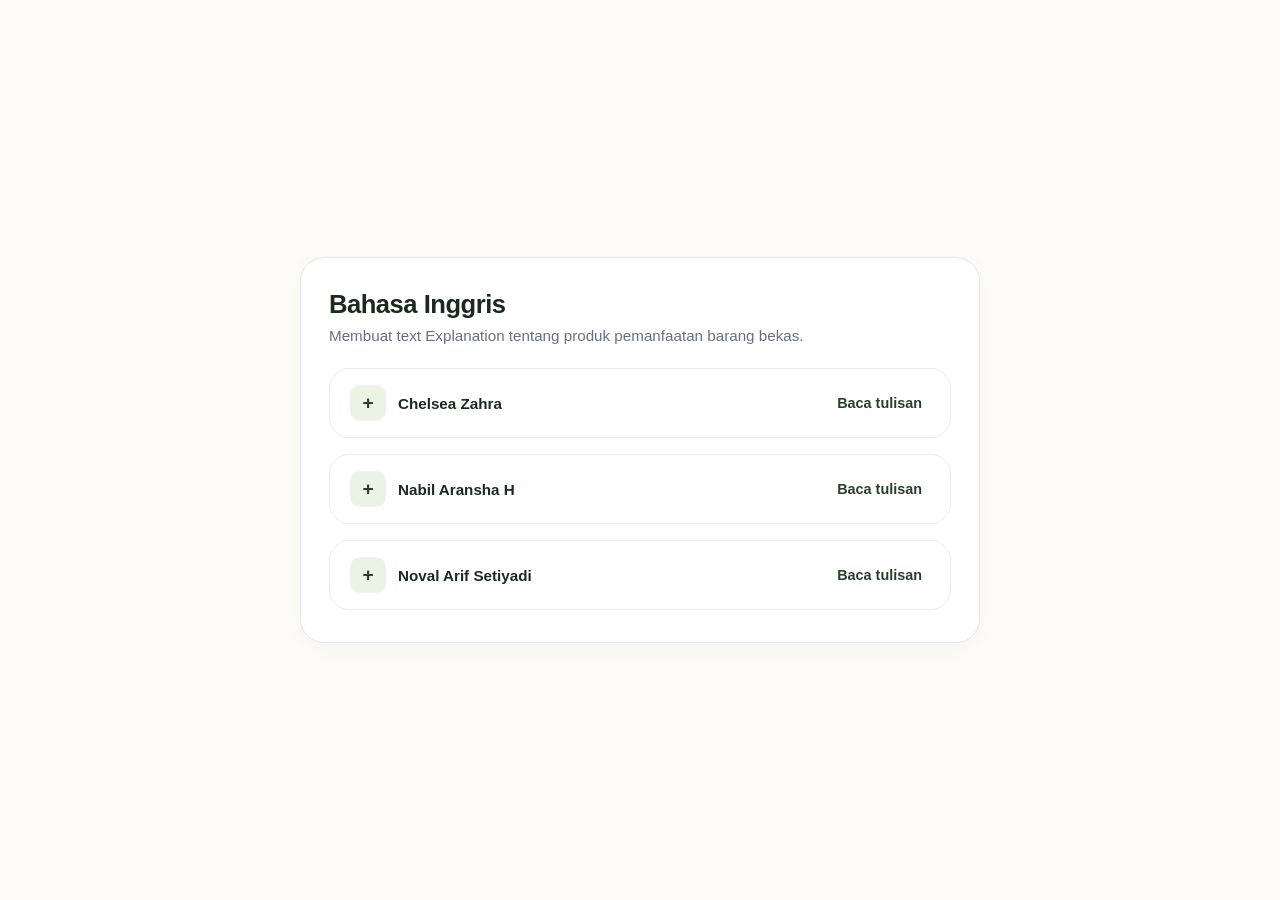
<file: inggris.html>
<!DOCTYPE html>
<html lang="id">
<head>
    <meta charset="UTF-8">
    <meta name="viewport" content="width=device-width, initial-scale=1.0">
    <title>Bahasa Inggris - Isu Lingkungan</title>
    <!-- Menghubungkan ke file CSS eksternal -->
    <link rel="stylesheet" href="inggris.css">
</head>
<body>

  <!DOCTYPE html>
<html lang="id">
<head>
    <meta charset="UTF-8">
    <meta name="viewport" content="width=device-width, initial-scale=1.0">
    <title>Header Navigasi Kanan</title>
    <link rel="stylesheet" href="inggris.css">
</head>
<body>

    <!-- Header dengan Navigasi di Sebelah Kanan -->
   

</body>
</html>


    <div class="card">
        <h1 class="card-title">Bahasa Inggris</h1>
        <p class="card-subtitle">Membuat text Explanation tentang produk pemanfaatan barang  bekas.</p>

        <div class="student-list">
            
            <!-- Siswa 1 -->
            <div class="student-item" id="student-1">
                <div class="student-header">
                    <div class="student-info">
                        <div class="icon-toggle" onclick="toggleText(1)">+</div>
                        <span class="sub-label">Laporan observasi</span>
                        <span class="student-name">Chelsea Zahra</span>
                    </div>
                    <button class="toggle-btn" onclick="toggleText(1)">Baca tulisan</button>
                </div>
                
                <!-- Teks Esai / Report Text -->
                <div class="text-content">

                    <p>Paragraph 1 – General Statement
Waste management is a major challenge in modern spaces, as traditional bins often cause hygiene issues because users must touch the lids directly. To solve this, technology has introduced the smart trash bin, an innovative device equipped with sensors and automated mechanisms designed to make waste disposal more hygienic, efficient, and convenient.

Paragraph 2 – The Automatic Process and Monitoring
The operation begins when a user approaches the bin, where an integrated motion sensor detects movement within a specific range and sends a signal to open the lid automatically without any physical contact. Inside the bin, capacity sensors monitor the waste fill level in real-time, and when it reaches maximum capacity, LED indicators or notifications alert the user while deodorizing systems help neutralize unpleasant odors.

Paragraph 3 – The Result and Its Impact
As a result, the smart trash bin transforms traditional waste disposal into a touchless, highly sanitary experience that prevents overflow and minimizes the spread of germs. By improving daily sanitation and promoting efficient waste handling, this technology provides an effective step toward creating a cleaner and healthier living environment.</p>
                </div>
            </div>

            <!-- Siswa 2 -->
            <div class="student-item" id="student-2">
                <div class="student-header">
                    <div class="student-info">
                        <div class="icon-toggle" onclick="toggleText(2)">+</div>
                        <span class="sub-label">Laporan observasi</span>
                        <span class="student-name">Nabil Aransha  H</span>
                    </div>
                    <button class="toggle-btn" onclick="toggleText(2)">Baca tulisan</button>
                </div>
                
                <!-- Teks Esai / Report Text -->
                <div class="text-content">
                       .card-1 { background-image: url('produk.jpeg'); }
                    <p>Paragraph 1 – General Statement
Modern technology has revolutionized everyday household items, including the traditional garbage can. Traditional bins often accumulate dangerous bacteria and spread unpleasant smells throughout the room when opened manually. To overcome these problems, the smart trash bin was invented as an automated waste management tool that enhances personal hygiene and keeps indoor environments clean.

Paragraph 2 – The Operation and Odor Control Process
The bin operates using an infrared sensor located on the front panel that constantly scans for hands or objects nearby. Once a hand is detected above the lid, the internal circuit triggers a motorized hinge to open the cover instantly without physical touch. Inside the container, an active carbon filter and built-in UV sterilizer work automatically to eliminate airborne bacteria and neutralize foul smells before the lid closes back down after a few seconds.

Paragraph 3 – The Result and Its Impact
In conclusion, the smart trash bin makes disposing of garbage completely hands-free while maintaining a fresh atmosphere. By stopping the cross-contamination of germs and controlling odors automatically, this modern device provides an essential upgrade for maintaining healthier home and office spaces.</p>
                </div>
            </div>

            <!-- Siswa 3 -->
            <div class="student-item" id="student-3">
                <div class="student-header">
                    <div class="student-info">
                        <div class="icon-toggle" onclick="toggleText(3)">+</div>
                        <span class="sub-label">Laporan observasi</span>
                        <span class="student-name">Noval Arif Setiyadi</span>
                    </div>
                    <button class="toggle-btn" onclick="toggleText(3)">Baca tulisan</button>
                </div>
                
                <!-- Teks Esai / Report Text -->
                <div class="text-content">
                    <p>Paragraph 1 – General Statement
Maintaining a clean living area often becomes difficult when trash bins overflow quickly and require frequent manual handling. To address this efficiency issue, smart trash bins have been created with advanced electronic components. These modern devices serve as an intelligent solution designed to optimize waste storage and simplify daily sanitation routines.

Paragraph 2 – The Compacting and Sorting Mechanism
When a person approaches the device, proximity sensors detect the presence and immediately lift the top lid using a small electric motor. Once waste is dropped inside, internal sensors categorize the material and activate an automatic trash compactor mechanism. This internal press compresses the garbage downward, which dramatically increases the overall capacity of the bin before a full-indicator light turns on to notify the user.

Paragraph 3 – The Result and Its Impact
Ultimately, this smart technology transforms standard waste disposal into an automated and space-efficient system. By compacting waste automatically and limiting physical contact, the smart trash bin reduces the frequency of trash bag replacements and supports a more modern, hygienic lifestyle.</p>

        </div>
    </div>

    <!-- Script JavaScript untuk Fitur Buka/Tutup Tulisan -->
    <script>
        function toggleText(id) {
            const item = document.getElementById(`student-${id}`);
            const btn = item.querySelector('.toggle-btn');
            const icon = item.querySelector('.icon-toggle');

            // Cek apakah item sedang terbuka
            if (item.classList.contains('active')) {
                item.classList.remove('active');
                btn.textContent = 'Baca tulisan';
                icon.textContent = '+';
            } else {
                item.classList.add('active');
                btn.textContent = 'Tutup tulisan';
                icon.textContent = '−';
            }
        }
    </script>
</body>
</html>
</file>
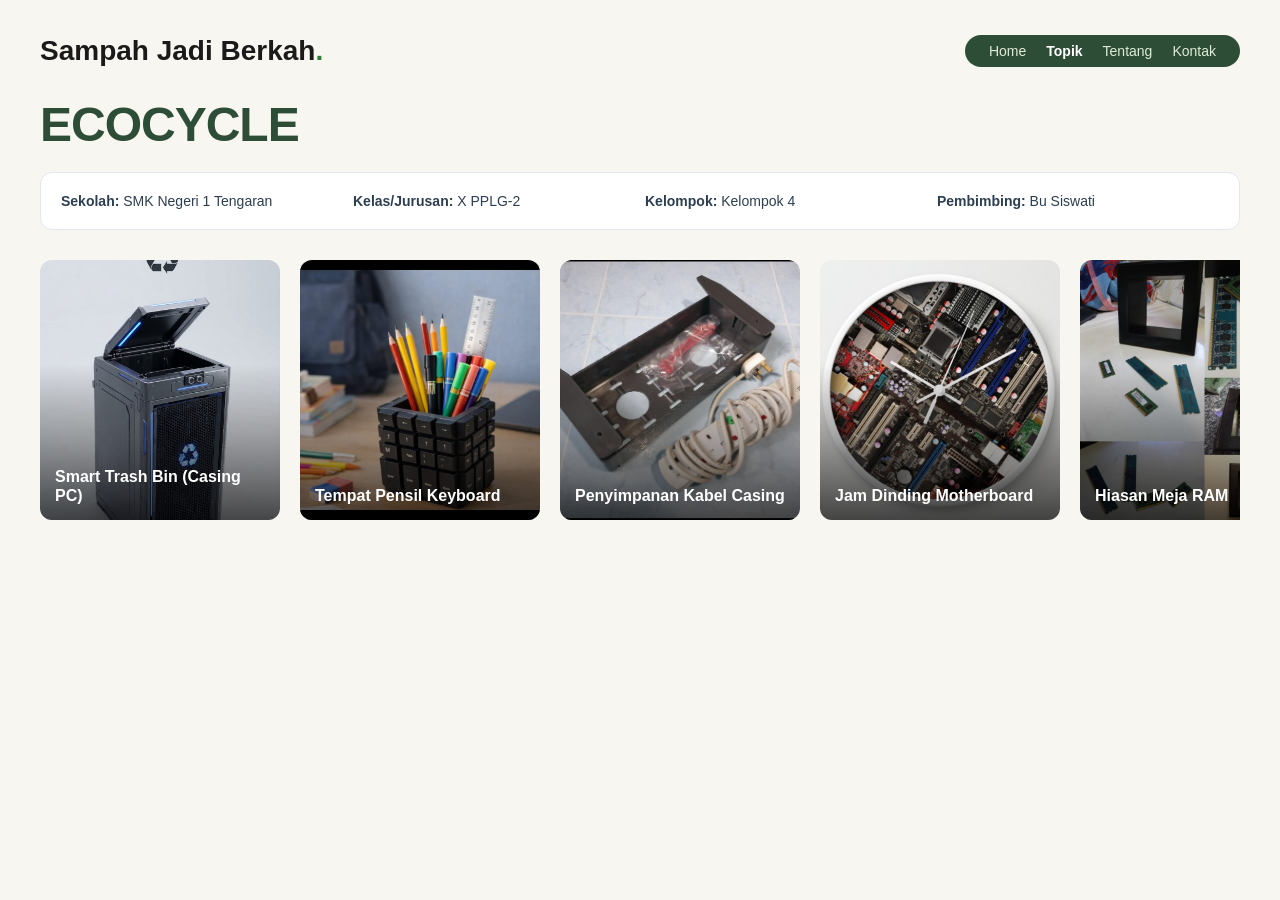
<file: ipas.html>
<!DOCTYPE html>
<html lang="id">
<head>
    <meta charset="UTF-8">
    <meta name="viewport" content="width=device-width, initial-scale=1.0">
    <title>ECOCYCLE - Sampah Jadi Berkah</title>
</head>
<body>

    <!-- Header / Navigasi -->
    <header>
        <div class="logo">Sampah Jadi Berkah<span>.</span></div>
        <div class="nav-pill">
            <a href="index.html">Home</a>
            <a href="ipas.html" class="active">Topik</a>
            <a href="index.html">Tentang</a>
            <a href="index.html">Kontak</a>
        </div>
    </header>

    <!-- Judul Header Topik -->
    <h1 class="hero-title">ECOCYCLE</h1>

    <!-- Informasi Identitas Sekolah & Proyek -->
    <div class="meta-box">
        <div><strong>Sekolah:</strong> SMK Negeri 1 Tengaran</div>
        <div><strong>Kelas/Jurusan:</strong> X PPLG-2</div>
        <div><strong>Kelompok:</strong> Kelompok 4</div>
        <div><strong>Pembimbing:</strong> Bu Siswati</div>
    </div>

    <!-- Galeri Kartu Produk Satu Baris (Horizontal) -->
    <div class="gallery-container">
        
        <!-- Card 1 -->
        <div class="card-wrapper">
            <div class="gallery-card card-1" onclick="showDetails(0, this)">
                <div class="card-bg-overlay"></div>
                <div class="card-title">Smart Trash Bin (Casing PC)</div>
                <link rel="stylesheet" href="ipas.css" />
            </div>
        </div>

        <!-- Card 2 -->
        <div class="card-wrapper">
            <div class="gallery-card card-2" onclick="showDetails(1, this)">
                <div class="card-bg-overlay"></div>
                <div class="card-title">Tempat Pensil Keyboard</div>
            </div>
        </div>

        <!-- Card 3 -->
        <div class="card-wrapper">
            <div class="gallery-card card-3" onclick="showDetails(2, this)">
                <div class="card-bg-overlay"></div>
                <div class="card-title">Penyimpanan Kabel Casing</div>
            </div>
        </div>

        <!-- Card 4 -->
        <div class="card-wrapper">
            <div class="gallery-card card-4" onclick="showDetails(3, this)">
                <div class="card-bg-overlay"></div>
                <div class="card-title">Jam Dinding Motherboard</div>
            </div>
        </div>

        <!-- Card 5 -->
        <div class="card-wrapper">
            <div class="gallery-card card-5" onclick="showDetails(4, this)">
                <div class="card-bg-overlay"></div>
                <div class="card-title">Hiasan Meja RAM</div>
            </div>
        </div>

    </div>

    <!-- Panel Penjelasan Otomatis di Bawah Barisan Foto -->
    <div class="description-panel" id="descPanel">
        <h3 id="productTitle">Pilih salah satu produk di atas</h3>
        <p id="productDesc">Klik pada salah satu foto di barisan atas untuk melihat ulasan lengkap, alat, bahan, langkah pembuatan, dan estimasi biayanya.</p>
        
        <div class="detail-grid" id="detailGrid" style="display: none;">
            <div>
                <h4>Alat & Bahan</h4>
                <p><strong>Alat:</strong> <span id="productTools">-</span></p>
                <p><strong>Bahan:</strong> <span id="productMaterials">-</span></p>
                <div class="price-badge" id="productPrice">Biaya: - | Harga Jual: -</div>
            </div>
            <div>
                <h4>Langkah-Langkah Pembuatan</h4>
                <ol id="productSteps"></ol>
            </div>
        </div>
    </div>

    <script>
        const productsData = [
            {
                title: "Smart Trash Bin dari Casing PC Bekas",
                desc: "Smart Trash Bin dari casing PC bekas merupakan produk kreatif yang memanfaatkan limbah elektronik menjadi tempat sampah otomatis menggunakan sensor ultrasonik HC-SR04 dan servo motor berbasis Arduino[cite: 1].",
                tools: "Obeng, Tang, Bor, Gerinda",
                materials: "Casing PC bekas, Sensor ultrasonik HC-SR04, Arduino Uno, Servo motor, Kabel jumper, Adaptor, Engsel & baut, Kantong sampah[cite: 1]",
                cost: "Rp200.000",
                price: "Rp250.000",
                steps: [
                    "Menyiapkan alat dan bahan.",
                    "Membersihkan casing PC bekas dari debu dan kotoran.",
                    "Melepas komponen komputer yang tidak diperlukan.",
                    "Memodifikasi casing agar dapat digunakan sebagai tempat sampah.",
                    "Memasang engsel pada bagian tutup casing.",
                    "Memasang sensor ultrasonik pada bagian depan casing.",
                    "Memasang servo motor untuk menggerakkan tutup tempat sampah.",
                    "Menghubungkan sensor dan servo motor ke Arduino.",
                    "Memasukkan program sederhana ke Arduino agar tutup terbuka/tertutup otomati.",
                    "Melakukan pengujian sensor dan tutup tempat sampah."
               
                ]
            },
            {
                title: "Tempat Pensil dari Keyboard Bekas",
                desc: "Tempat pensil dari keyboard bekas memanfaatkan limbah tombol keyboard yang ditempelkan pada kaleng bekas untuk wadah alat tulis yang unik dan bernilai jual.",
                tools: "Obeng kecil, Tang, Gunting, Lem tembak",
                materials: "Keyboard bekas, Kaleng bekas, Lem stik, Kardus bekas, Cat warna",
                cost: "Rp25.000",
                price: "Rp40.000.",
                steps: [
                    "Menyiapkan alat dan bahan.",
                    "Membersihkan kaleng bekas yang akan digunakan.",
                    "Melepas tombol-tombol keyboard bekas menggunakan obeng kecil.",
                    "Merapikan dan menghaluskan bagian kaleng yang tajam.",
                    "Menempelkan tombol keyboard pada bagian luar kaleng menggunakan lem.",
                    "Membuat alas dari kardus bekas agar tempat pensil lebih stabil.",
                    "Mengecat dan menghias produk sesuai kreativitas.",
                    "Memeriksa kekuatan lem dan kerapian hasil akhirg."
                ]
            },
            {
                title: "Tempat Penyimpanan Kabel dari Casing Komputer",
                desc: "Memanfaatkan casing komputer bekas untuk merapikan kabel USB, charger, dan kabel LAN agar tersusun rapi berdasarkan jenisnya.",
                tools: "Obeng, Tang, Gunting, Penggaris",
                materials: "Casing komputer bekas, Sekat kardus bekas, Cat semprot, Karet pengikat kabel, Pelapis bagian tepi",
                cost: "Rp45.000",
                price: "Rp65.000",
                steps: [
                    "Menyiapkan alat dan bahan.",
                    "Membersihkan casing komputer bekas dari debu.",
                    "Memastikan casing tidak memiliki bagian tajam atau berbahaya.",
                    "Menentukan bagian casing yang digunakan sebagai tempat penyimpanan.",
                    "Membuat sekat menggunakan kardus bekas.",
                    "Memasang sekat agar kabel dapat dikelompokkan berdasarkan jenisnya.",
                    "Mengecat casing agar terlihat lebih menarik.",
                    "Menambahkan karet pengikat kabel dan memeriksa kerapian."
                ]
            },
            {
                title: "Jam Dinding dari Limbah Motherboard",
                desc: "Produk hiasan dinding fungsional yang memanfaatkan motherboard bekas sebagai papan jam bernuansa seni teknologi.",
                tools: "Obeng, Tang, Gunting, Lem tembak",
                materials: "Motherboard bekas, Mesin jam dinding, Jarum jam, Baterai AA, Pengait gantung",
                cost: "Rp40.000 ",
                price: "Rp75.000",
                steps: [
                    "Menyiapkan alat dan bahan.",
                    "Membersihkan motherboard bekas dari debu.",
                    "Memastikan motherboard aman dari bagian tajam.",
                    "Menentukan titik tengah motherboard untuk lubang mesin jam.",
                    "Melubangi bagian tengah motherboard.",
                    "Memasang mesin jam di bagian belakang dan jarum jam di depan.",
                    "Memasang baterai, mengatur waktu, dan memasang pengait gantungan."
                ]
            },
            {
                title: "Hiasan Meja dari RAM Komputer Bekas",
                desc: "Memanfaatkan komponen RAM komputer bekas yang dirangkai dan ditempel pada alas kayu menjadi dekorasi meja bertema teknologi.",
                tools: "Tang, Penggaris, Lem tembak",
                materials: "RAM komputer bekas, Alas kayu bekas, Lem stik, Cat dekorasi",
                cost: "Rp20.000",
                price: "Rp35.000",
                steps: [
                    "Menyiapkan alat dan bahan.",
                    "Membersihkan RAM komputer bekas dari debu.",
                    "Menyiapkan alas kayu sebagai dudukan.",
                    "Menata RAM sesuai bentuk desain yang diinginkan.",
                    "Merekatkan RAM serta alas kayu menggunakan lem tembak.",
                    "Memeriksa kerapian dan kestabilan hiasan meja"
                ]
            }
        ];

        function showDetails(index, cardElement) {
            const cards = document.querySelectorAll('.gallery-card');
            cards.forEach(c => c.classList.remove('active'));

            cardElement.classList.add('active');

            const data = productsData[index];

            document.getElementById('productTitle').innerText = data.title;
            document.getElementById('productDesc').innerText = data.desc;
            document.getElementById('productTools').innerText = data.tools;
            document.getElementById('productMaterials').innerText = data.materials;
            document.getElementById('productPrice').innerText = `Total Biaya Bahan: ${data.cost} | Estimasi Harga Jual: ${data.price}`;

            const stepsContainer = document.getElementById('productSteps');
            stepsContainer.innerHTML = '';
            data.steps.forEach(step => {
                const li = document.createElement('li');
                li.innerText = step;
                stepsContainer.appendChild(li);
            });

            const panel = document.getElementById('descPanel');
            document.getElementById('detailGrid').style.display = 'grid';
            panel.classList.add('active');
            panel.scrollIntoView({ behavior: 'smooth' });
        }
    </script>

</body>
</html>
</file>
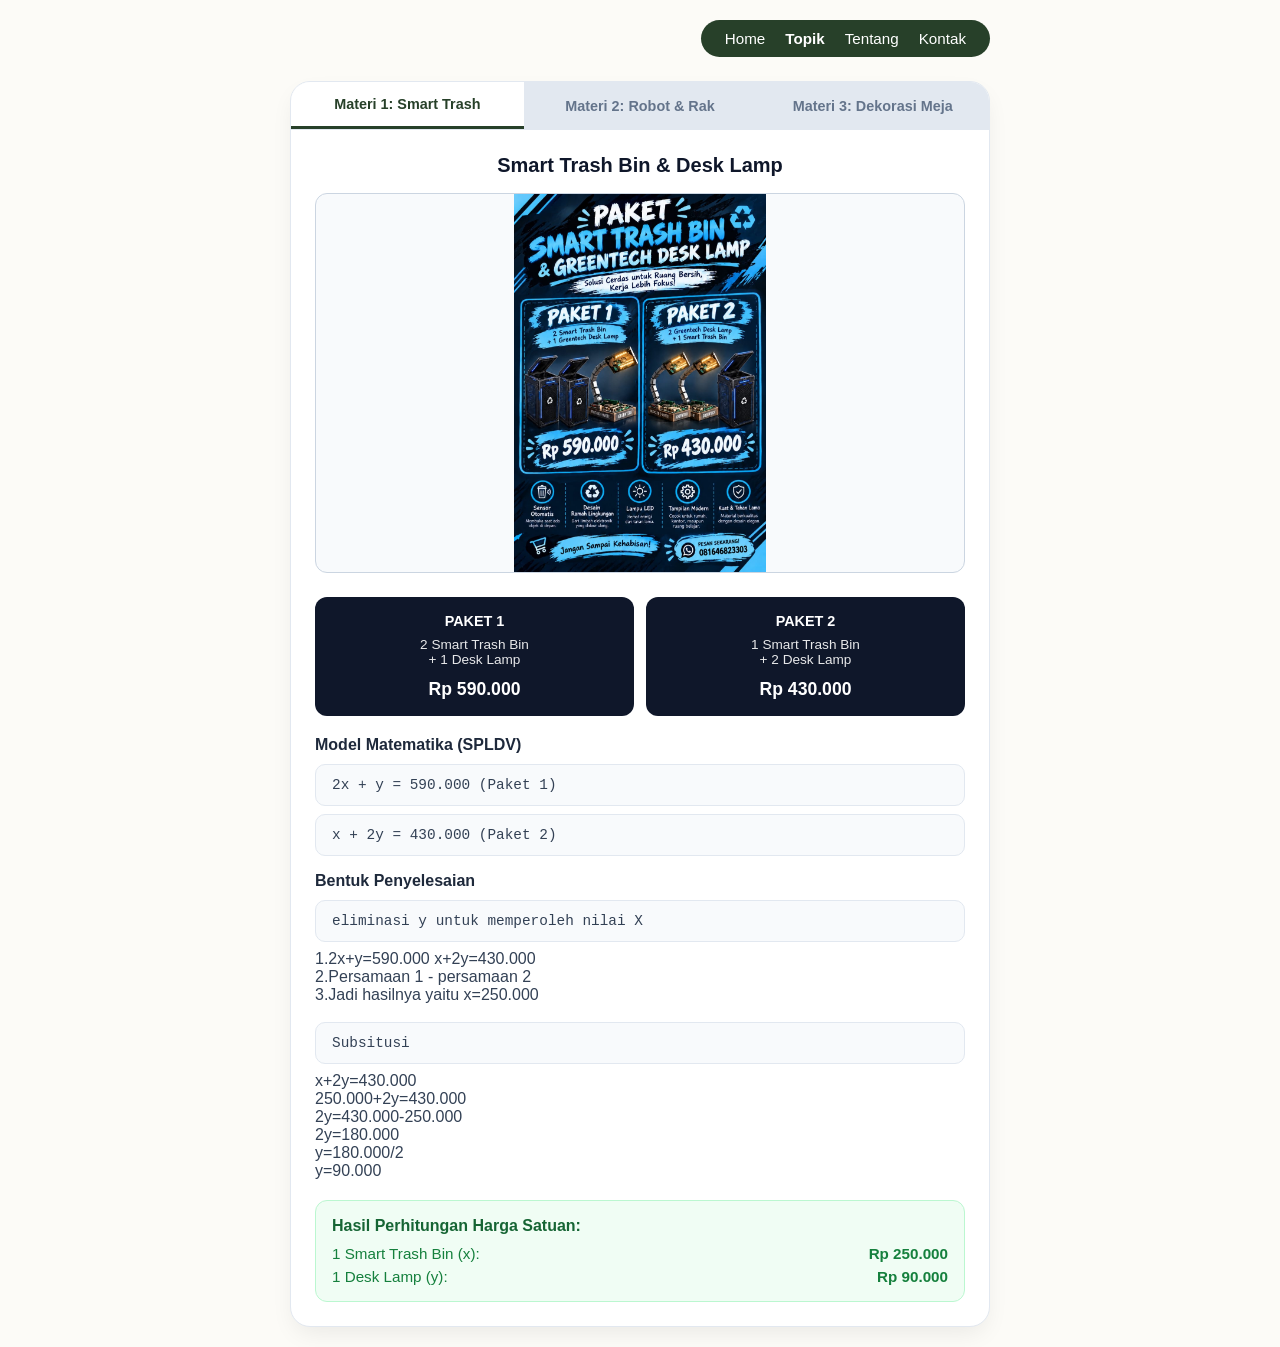
<file: matematika.html>
<!DOCTYPE html>
<html lang="id">
<head>
    <meta charset="UTF-8">
    <meta name="viewport" content="width=device-width, initial-scale=1.0">
    <title>Platform Pembelajaran & Tugas</title>
    <!-- Menghubungkan ke file matematika.css -->
    <link rel="stylesheet" href="matematika.css">
</head>
<body>

    <!-- Navigasi Header Kanan -->
    <div class="header-wrapper">
        <nav class="nav-container">
            <a href="#">Home</a>
            <a href="#" class="active">Topik</a>
            <a href="#">Tentang</a>
            <a href="#">Kontak</a>
        </nav>
    </div>

    <!-- Kontainer Utama Halaman -->
    <div class="main-wrapper">

        <!-- KARTU 1: Analisis 3 Materi Matematika (SPLDV) -->
        <div class="main-card">
            <!-- Tombol Tab 3 Materi -->
            <div class="tabs">
                <button class="tab-btn active" onclick="switchTab(0)">Materi 1: Smart Trash</button>
                <button class="tab-btn" onclick="switchTab(1)">Materi 2: Robot & Rak</button>
                <button class="tab-btn" onclick="switchTab(2)">Materi 3: Dekorasi Meja</button>
            </div>

            <!-- Content Materi 1 -->
            <div class="content materi1 active">
                <h2>Smart Trash Bin & Desk Lamp</h2>
                <div class="image-container">
                    <img class="poster-img" src="matematika alita.jpeg" alt="Poster 1">
                </div>
                
                <div class="package-grid">
                    <div class="package-card">
                        <div class="package-title">Paket 1</div>
                        <div class="package-detail">2 Smart Trash Bin<br>+ 1 Desk Lamp</div>
                        <div class="package-price">Rp 590.000</div>
                    </div>
                    <div class="package-card">
                        <div class="package-title">Paket 2</div>
                        <div class="package-detail">1 Smart Trash Bin<br>+ 2 Desk Lamp</div>
                        <div class="package-price">Rp 430.000</div>
                    </div>
                </div>
                  


                <div class="section-title">Model Matematika (SPLDV)</div>
                <div class="math-box">2x + y = 590.000 (Paket 1)</div>
                <div class="math-box">x + 2y = 430.000 (Paket 2)</div>
                <div class="section-title">Bentuk Penyelesaian</div>
                <div class="math-box">eliminasi y untuk  memperoleh nilai X </div>
                <p> 1.2x+y=590.000
                      x+2y=430.000
                <br>2.Persamaan 1 - persamaan 2
                <br>3.Jadi hasilnya yaitu x=250.000
                </p>

                <br>

                <div class="math-box">Subsitusi</div>
                <p>
                    x+2y=430.000
                 <br> 250.000+2y=430.000
                <br>2y=430.000-250.000
                 <br>2y=180.000
                 <br> y=180.000/2
                 <br>  y=90.000
                </p>
                <div class="result-card">
                    <h3>Hasil Perhitungan Harga Satuan:</h3>
                    <div class="result-item">
                        <span>1 Smart Trash Bin (x):</span>
                        <strong>Rp 250.000</strong>
                    </div>
                    <div class="result-item">
                        <span>1 Desk Lamp (y):</span>
                        <strong>Rp 90.000</strong>
                    </div>
                </div>
            </div>

            <!-- Content Materi 2 -->
            <div class="content materi2">
                <h2>Robot & Rak Buku</h2>
                <div class="image-container">
                    <img class="poster-img" src="matematika okta.jpeg" alt="Poster 2">
                </div>
                
                <div class="package-grid">
                    <div class="package-card">
                        <div class="package-title">Paket 1</div>
                        <div class="package-detail">1 Robot<br>+ 2 Rak Buku</div>
                        <div class="package-price">Rp 290.000</div>
                    </div>
                    <div class="package-card">
                        <div class="package-title">Paket 2</div>
                        <div class="package-detail">2 Robot<br>+ 1 Rak Buku</div>
                        <div class="package-price">Rp 295.000</div>
                    </div>
                </div>
                 
                


                <div class="section-title">Model Matematika (SPLDV)</div>
                <div class="math-box">x+ 2y = 290.000 (Paket 1)</div>
                <div class="math-box">2x + y = 295.000 (Paket 2)</div>
                    <div class="section-title">Bentuk Penyelesaian</div>
                <div class="math-box">eliminasi y untuk  memperoleh nilai X </div>
                <p> 1.x+2y=290.000
                      2x+y=295.000                      
                <br>2.Persamaan 1 - persamaan 2
                <br>3.Jadi hasilnya yaitu x=100.000
                </p>

                <br>

                <div class="math-box">Subsitusi</div>
                <p>
                    x+2y=290.000
                 <br> 100.000+2y=290.000
                <br>2y=290.000-100.000
                 <br>2y=190.000
                 <br> y=190.000/2
                 <br>  y=95.000
                </p>

                <div class="result-card">
                    <h3>Hasil Perhitungan Harga Satuan:</h3>
                    <div class="result-item">
                        <span>1 Robot (a):</span>
                        <strong>Rp 100.000</strong>
                    </div>
                    <div class="result-item">
                        <span>1 Rak Buku (b):</span>
                        <strong>Rp 95.000</strong>
                    </div>
                </div>
            </div>

            <!-- Content Materi 3 -->
            <div class="content materi3">
                <h2>Paket Dekorasi Meja</h2>
                <div class="image-container">
                    <img class="poster-img" src="nopal mtk.jpeg" alt="Poster 3">
                </div>
                
                <div class="package-grid">
                    <div class="package-card">
                        <div class="package-title">Paket A</div>
                        <div class="package-detail">1 Hiasan Periferal<br>+ 2 Lampu Motherboard</div>
                        <div class="package-price">Rp 230.000</div>
                    </div>
                    <div class="package-card">
                        <div class="package-title">Paket B</div>
                        <div class="package-detail">2 Hiasan Periferal<br>+ 1 Lampu Motherboard</div>
                        <div class="package-price">Rp 190.000</div>
                    </div>
                </div>
        


                <div class="section-title">Model Matematika (SPLDV)</div>
                <div class="math-box">x + 2y = 230.000 (Paket A)</div>
                <div class="math-box">2x + y = 190.000 (Paket B)</div>
                 <div class="section-title">Bentuk Penyelesaian</div>
                <div class="math-box">eliminasi y untuk  memperoleh nilai X </div>
                <p> 1.2x+y=280.000
                      3x+4y=670.000
                <br>2.Persamaan 1 - persamaan 2
                <br>3.Jadi hasilnya yaitu x=90.000
                </p>

                <br>

                <div class="math-box">Subsitusi</div>
                <p>
                    2x+y=280.000
                 <br> 2(90.000)+y=280.000
                <br>180.000+y=280.000
                 <br>y=280.000-180.000
                 <br> y=100.000
                 
                </p>

                <div class="result-card">
                    <h3>Hasil Perhitungan Harga Satuan:</h3>
                    <div class="result-item">
                        <span>1 Hiasan Periferal (p):</span>
                        <strong>Rp 50.000</strong>
                    </div>
                    <div class="result-item">
                        <span>1 Lampu Hias Motherboard (q):</span>
                        <strong>Rp 90.000</strong>
                    </div>
                </div>
            </div>
        </div>

     
        </div>

    </div>

    <!-- Script JavaScript untuk Mengatur Perpindahan Tab -->
    <script>
        function switchTab(index) {
            const tabs = document.querySelectorAll('.tab-btn');
            const contents = document.querySelectorAll('.content');

            tabs.forEach((tab, i) => {
                if (i === index) {
                    tab.classList.add('active');
                    contents[i].classList.add('active');
                } else {
                    tab.classList.remove('active');
                    contents[i].classList.remove('active');
                }
            });
        }
    </script>
</body>
</html>
</file>
<file: inggris.css>
* {
    box-sizing: border-box;
    margin: 0;
    padding: 0;
    font-family: -apple-system, BlinkMacSystemFont, "Segoe UI", Roboto, Helvetica, Arial, sans-serif;
}

body {
    background-color: #fcfbf7;
    display: flex;
    justify-content: center;
    align-items: center;
    min-height: 100vh;
    padding: 20px;
}

.card {
    background-color: #ffffff;
    border-radius: 24px;
    padding: 32px 28px;
    width: 100%;
    max-width: 680px;
    box-shadow: 0 4px 20px rgba(0, 0, 0, 0.03);
    border: 1px solid #e2e8f0;
}

.card-title {
    font-size: 1.6rem;
    font-weight: 800;
    color: #1a2b1e;
    margin-bottom: 8px;
    letter-spacing: -0.5px;
}

.card-subtitle {
    font-size: 0.95rem;
    color: #667085;
    margin-bottom: 24px;
    font-weight: 400;
}

.student-list {
    display: flex;
    flex-direction: column;
    gap: 16px;
}

.student-item {
    border: 1px solid #eaecf0;
    border-radius: 20px;
    padding: 16px 20px;
    background-color: #ffffff;
    transition: all 0.3s ease;
}

.student-header {
    display: flex;
    align-items: center;
    justify-content: space-between;
}

.student-info {
    display: flex;
    align-items: center;
    gap: 12px;
}

.icon-toggle {
    width: 36px;
    height: 36px;
    background-color: #eaf3e6;
    border-radius: 10px;
    display: flex;
    align-items: center;
    justify-content: center;
    color: #274029;
    font-size: 1.2rem;
    font-weight: 600;
    cursor: pointer;
    user-select: none;
}

.sub-label {
    font-size: 0.85rem;
    color: #94a3b8;
    display: none;
}

.student-name {
    font-size: 0.95rem;
    font-weight: 700;
    color: #1a2b1e;
}

.toggle-btn {
    background: none;
    border: none;
    color: #274029;
    font-size: 0.9rem;
    font-weight: 700;
    cursor: pointer;
    padding: 4px 8px;
    transition: opacity 0.2s;
}

.toggle-btn:hover {
    opacity: 0.7;
}

/* Bagian Teks Laporan yang Tersembunyi */
.text-content {
    display: none;
    margin-top: 16px;
    padding-top: 16px;
    border-top: 1px solid #f1f5f9;
    color: #64748b;
    font-size: 0.9rem;
    line-height: 1.6;
}

.text-content p {
    margin-bottom: 12px;
}

.text-content p:last-child {
    margin-bottom: 0;
}

/* Styling saat mode Terbuka/Klik (Active) */
.student-item.active {
    background-color: #f8fafc;
    border-color: #cbd5e1;
}

.student-item.active .sub-label {
    display: inline;
}

.student-item.active .text-content {
    display: block;
}

* {
    box-sizing: border-box;
    margin: 0;
    padding: 0;
    font-family: -apple-system, BlinkMacSystemFont, "Segoe UI", Roboto, Helvetica, Arial, sans-serif;
}

body {
    background-color: #fcfbf7;
    padding: 20px;
}
</file>
<file: ipas.css>
* {
            margin: 0;
            padding: 0;
            box-sizing: border-box;
            font-family: 'Segoe UI', Tahoma, Geneva, Verdana, sans-serif;
        }

        body {
            background-color: #f7f6f0;
            color: #2c3e50;
            padding: 20px 40px;
        }

        /* Header Navigation */
        header {
            display: flex;
            justify-content: space-between;
            align-items: center;
            padding: 15px 0 30px 0;
        }

        .logo {
            font-size: 28px;
            font-weight: bold;
            color: #1a1a1a;
        }

        .logo span {
            color: #2e7d32;
        }

        .nav-pill {
            background-color: #2e4d36;
            padding: 8px 24px;
            border-radius: 30px;
            display: flex;
            gap: 20px;
        }

        .nav-pill a {
            color: #e0ebd9;
            text-decoration: none;
            font-size: 14px;
            font-weight: 500;
        }

        .nav-pill a.active, .nav-pill a:hover {
            color: #ffffff;
            font-weight: bold;
        }

        /* Banner Identitas */
        .hero-title {
            font-size: 48px;
            font-weight: 800;
            color: #2e4d36;
            margin-bottom: 20px;
            letter-spacing: -1px;
        }

        .meta-box {
            background: #ffffff;
            padding: 20px;
            border-radius: 12px;
            margin-bottom: 30px;
            border: 1px solid #e2e8f0;
            display: grid;
            grid-template-columns: repeat(auto-fit, minmax(200px, 1fr));
            gap: 10px;
            font-size: 14px;
        }

        /* Gallery Grid Satu Baris (Horizontal Scroll atau Flex) */
        .gallery-container {
            display: flex;
            gap: 20px;
            overflow-x: auto;
            padding-bottom: 15px;
            margin-bottom: 20px;
            scroll-behavior: smooth;
        }

        .card-wrapper {
            flex: 0 0 240px; /* Lebar tetap per kartu agar sejajar satu baris */
            display: flex;
            flex-direction: column;
        }

        .gallery-card {
            border-radius: 12px;
            overflow: hidden;
            cursor: pointer;
            transition: transform 0.2s ease, box-shadow 0.2s ease;
            position: relative;
            height: 260px;
            display: flex;
            flex-direction: column;
            justify-content: flex-end;
            padding: 15px;
            background-size: cover;
            background-position: center;
        }

        .gallery-card:hover {
            transform: translateY(-4px);
            box-shadow: 0 8px 18px rgba(0,0,0,0.15);
        }

        .gallery-card.active {
            outline: 4px solid #2e7d32;
        }

        /* Card Overlay & Text */
        .card-bg-overlay {
            position: absolute;
            top: 0; left: 0; right: 0; bottom: 0;
            background: linear-gradient(180deg, rgba(0,0,0,0) 40%, rgba(0,0,0,0.7) 100%);
            z-index: 1;
        }

        .card-title {
            position: relative;
            z-index: 2;
            color: #ffffff;
            font-weight: 700;
            font-size: 16px;
            line-height: 1.2;
        }

        /* Pengaturan File Foto Asli Anda */
        .card-1 { background-image: url('produk.jpeg'); }
        .card-2 { background-image: url('WhatsApp Image 2026-10-28 at 21.16.09.jpeg'); }
        .card-3 { background-image: url('WhatsApp Image 2026-10-28 at 21.16.20.jpeg'); }
        .card-4 { background-image: url('WhatsApp Image 2026-10-28 at 21.35.07.jpeg'); }
        .card-5 { background-image: url('WhatsApp Image 2026-10-29 at 05.14.44.jpeg'); }

        /* Panel Penjelasan Global di Bawah Barisan Foto */
        .description-panel {
            background-color: #ffffff;
            border: 1px solid #e2e8f0;
            border-radius: 12px;
            padding: 30px;
            margin-top: 10px;
            display: none;
            box-shadow: 0 4px 12px rgba(0,0,0,0.05);
            animation: fadeIn 0.3s ease-in-out;
        }

        .description-panel.active {
            display: block;
        }

        @keyframes fadeIn {
            from { opacity: 0; transform: translateY(-8px); }
            to { opacity: 1; transform: translateY(0); }
        }

        .description-panel h3 {
            color: #2e4d36;
            font-size: 22px;
            margin-bottom: 10px;
        }

        .description-panel p {
            color: #475569;
            font-size: 15px;
            line-height: 1.6;
            margin-bottom: 15px;
        }

        .detail-grid {
            display: grid;
            grid-template-columns: 1fr 1fr;
            gap: 20px;
            margin-top: 15px;
            background: #f8fafc;
            padding: 20px;
            border-radius: 8px;
        }

        .detail-grid h4 {
            color: #1e293b;
            margin-bottom: 8px;
        }

        ol {
            padding-left: 18px;
            font-size: 14px;
            color: #334155;
        }

        li {
            margin-bottom: 4px;
        }

        .price-badge {
            display: inline-block;
            background-color: #e8f5e9;
            color: #2e7d32;
            padding: 6px 12px;
            border-radius: 6px;
            font-weight: bold;
            font-size: 14px;
            margin-top: 10px;
        }

        @media (max-width: 768px) {
            body { padding: 15px; }
            .detail-grid { grid-template-columns: 1fr; }
        }
</file>
<file: matematika.css>
:root {
    --primary-green: #274029;
    --light-bg: #fcfbf7;
    --card-bg: #ffffff;
    --border-color: #e2e8f0;
}

* {
    box-sizing: border-box;
    margin: 0;
    padding: 0;
    font-family: -apple-system, BlinkMacSystemFont, "Segoe UI", Roboto, Helvetica, Arial, sans-serif;
}

body {
    background-color: var(--light-bg);
    color: #334155;
    padding: 20px;
    display: flex;
    flex-direction: column;
    align-items: center;
    min-height: 100vh;
}

.header-wrapper {
    display: flex;
    justify-content: flex-end;
    width: 100%;
    max-width: 700px;
    margin-bottom: 24px;
}

.nav-container {
    background-color: var(--primary-green);
    border-radius: 50px;
    padding: 10px 24px;
    display: inline-flex;
    gap: 20px;
    align-items: center;
}

.nav-container a {
    color: #ffffff;
    text-decoration: none;
    font-size: 0.95rem;
    font-weight: 500;
    transition: opacity 0.2s;
}

.nav-container a:hover {
    opacity: 0.8;
}

.nav-container a.active {
    font-weight: 700;
}

.main-wrapper {
    display: flex;
    flex-direction: column;
    gap: 30px;
    width: 100%;
    max-width: 700px;
}

.main-card {
    background: var(--card-bg);
    border-radius: 20px;
    box-shadow: 0 10px 25px -5px rgba(0, 0, 0, 0.08);
    width: 100%;
    overflow: hidden;
    border: 1px solid var(--border-color);
}

.tabs {
    display: flex;
    background-color: #e2e8f0;
    border-bottom: 1px solid var(--border-color);
}

.tab-btn {
    flex: 1;
    padding: 14px 10px;
    border: none;
    background: none;
    font-size: 0.9rem;
    font-weight: 600;
    color: #64748b;
    cursor: pointer;
    transition: all 0.3s ease;
    text-align: center;
}

.tab-btn.active {
    background: #ffffff;
    color: var(--primary-green);
    border-bottom: 3px solid var(--primary-green);
}

.content {
    padding: 24px;
    display: none;
}

.content.active {
    display: block;
}

h2 {
    font-size: 1.25rem;
    color: #0f172a;
    margin-bottom: 16px;
    text-align: center;
}

.image-container {
    width: 100%;
    margin-bottom: 20px;
    text-align: center;
}

.poster-img {
    width: 100%;
    max-height: 380px;
    object-fit: contain;
    border-radius: 12px;
    border: 1px solid #cbd5e1;
    background-color: #f8fafc;
}

.package-grid {
    display: grid;
    grid-template-columns: 1fr 1fr;
    gap: 12px;
    margin-bottom: 20px;
}

.package-card {
    border-radius: 12px;
    padding: 16px;
    text-align: center;
}

.materi1 .package-card {
    background-color: #0f172a;
    color: #ffffff;
}

.materi2 .package-card {
    background-color: #e0f2fe;
    color: #0369a1;
}

.materi3 .package-card {
    background-color: #eff6ff;
    color: #1d4ed8;
    border: 1px solid #bfdbfe;
}

.package-title {
    font-size: 0.9rem;
    font-weight: 700;
    margin-bottom: 8px;
    text-transform: uppercase;
}

.package-detail {
    font-size: 0.85rem;
    margin-bottom: 12px;
    opacity: 0.9;
}

.package-price {
    font-size: 1.1rem;
    font-weight: 800;
}

.section-title {
    font-size: 1rem;
    font-weight: 700;
    margin: 16px 0 10px 0;
    color: #1e293b;
}

.math-box {
    background-color: #f8fafc;
    border: 1px solid #e2e8f0;
    border-radius: 10px;
    padding: 12px 16px;
    font-family: monospace;
    font-size: 0.9rem;
    margin-bottom: 8px;
}

.result-card {
    background-color: #f0fdf4;
    border: 1px solid #bbf7d0;
    border-radius: 12px;
    padding: 16px;
    margin-top: 20px;
}

.result-card h3 {
    color: #166534;
    font-size: 1rem;
    margin-bottom: 10px;
}

.result-item {
    display: flex;
    justify-content: space-between;
    margin-bottom: 6px;
    font-size: 0.95rem;
    color: #15803d;
}

.result-item:last-child {
    margin-bottom: 0;
}

.task-card {
    background-color: #ffffff;
    border-radius: 24px;
    padding: 32px 28px;
    width: 100%;
    box-shadow: 0 4px 20px rgba(0, 0, 0, 0.03);
    border: 1px solid var(--border-color);
}

.card-title {
    font-size: 1.6rem;
    font-weight: 800;
    color: #1a2b1e;
    margin-bottom: 8px;
    letter-spacing: -0.5px;
}

.card-subtitle {
    font-size: 0.95rem;
    color: #667085;
    margin-bottom: 24px;
    font-weight: 400;
}

.student-list {
    display: flex;
    flex-direction: column;
    gap: 16px;
}

.student-item {
    border: 1px solid #eaecf0;
    border-radius: 20px;
    padding: 14px 20px;
    display: flex;
    align-items: center;
    justify-content: space-between;
    background-color: #ffffff;
}

.student-info {
    display: flex;
    align-items: center;
    gap: 16px;
}

.icon-plus {
    width: 40px;
    height: 40px;
    background-color: #eaf3e6;
    border-radius: 12px;
    display: flex;
    align-items: center;
    justify-content: center;
    color: #274029;
    font-size: 1.2rem;
    font-weight: 600;
}

.student-name {
    font-size: 0.95rem;
    font-weight: 700;
    color: #1a2b1e;
}

.read-link {
    color: #274029;
    text-decoration: none;
    font-size: 0.9rem;
    font-weight: 700;
    transition: opacity 0.2s;
}

.read-link:hover {
    opacity: 0.7;
}
</file>
